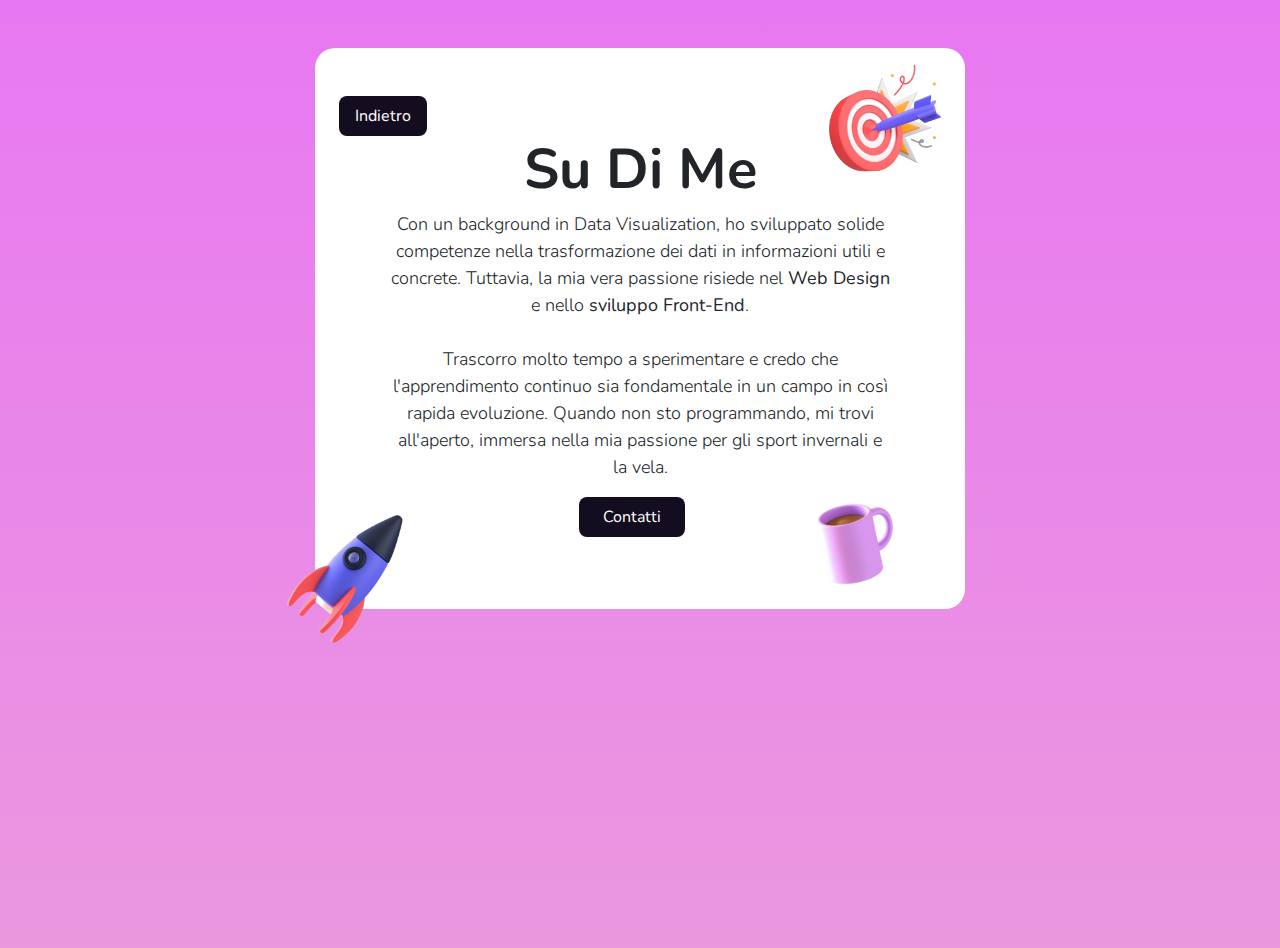
<file: about-it.html>
<!DOCTYPE html>
<html lang="en">
    <head>
        <meta charset="UTF-8" />
        <meta name="viewport" content="width=device-width, initial-scale=1.0" />
        <link
            href="https://cdn.jsdelivr.net/npm/bootstrap@5.3.3/dist/css/bootstrap.min.css"
            rel="stylesheet"
            integrity="sha384-QWTKZyjpPEjISv5WaRU9OFeRpok6YctnYmDr5pNlyT2bRjXh0JMhjY6hW+ALEwIH"
            crossorigin="anonymous"
        />
        <link
            href="https://fonts.googleapis.com/css2?family=Nunito:ital,wght@0,200..1000;1,200..1000&display=swap"
            rel="stylesheet"
        />
        <link rel="stylesheet" href="./about.css" />
        <title>Su Di Me</title>
    </head>
    <body>
        <div
            class="container px-4 py-5 my-5 position-relative"
            style="max-width: 650px; max-height: 600px"
        >
            <a href="./index-it.html" class="btn btn-primary btn-lg">
                Indietro
            </a>
            <div class="text-center">
                <div class="col-xxl-10 mx-auto text-center">
                    <h2 class="display-4 fw-bold">Su Di Me</h2>
                    <div class="col-lg-10 mx-auto">
                        <p class="lead">
                            Con un background in Data Visualization, ho
                            sviluppato solide competenze nella trasformazione
                            dei dati in informazioni utili e concrete. Tuttavia,
                            la mia vera passione risiede nel
                            <strong>Web Design</strong> e nello
                            <strong>sviluppo Front-End</strong>.<br />
                            <br />
                            Trascorro molto tempo a sperimentare e credo che
                            l'apprendimento continuo sia fondamentale in un
                            campo in così rapida evoluzione. Quando non sto
                            programmando, mi trovi all'aperto, immersa nella mia
                            passione per gli sport invernali e la vela.
                        </p>

                        <div
                            class="d-grid gap-2 d-sm-flex justify-content-sm-center mb-4"
                        >
                            <a
                                href="./contact-it.html"
                                class="btn btn-primary btn-lg px-4 me-sm-3"
                            >
                                Contatti
                            </a>
                        </div>
                    </div>
                    <img
                        src="./Images/mondo.png"
                        class="position-absolute img1"
                        alt="Image 1"
                        loading="lazy"
                    />

                    <img
                        src="./Images/4-removebg-preview.png"
                        class="position-absolute img2"
                        alt="Image 2"
                        loading="lazy"
                    />

                    <img
                        src="./Images/bersaglio.png"
                        class="position-absolute img3"
                        alt="Image 3"
                        loading="lazy"
                    />
                </div>
            </div>
        </div>
    </body>
</html>
</file>
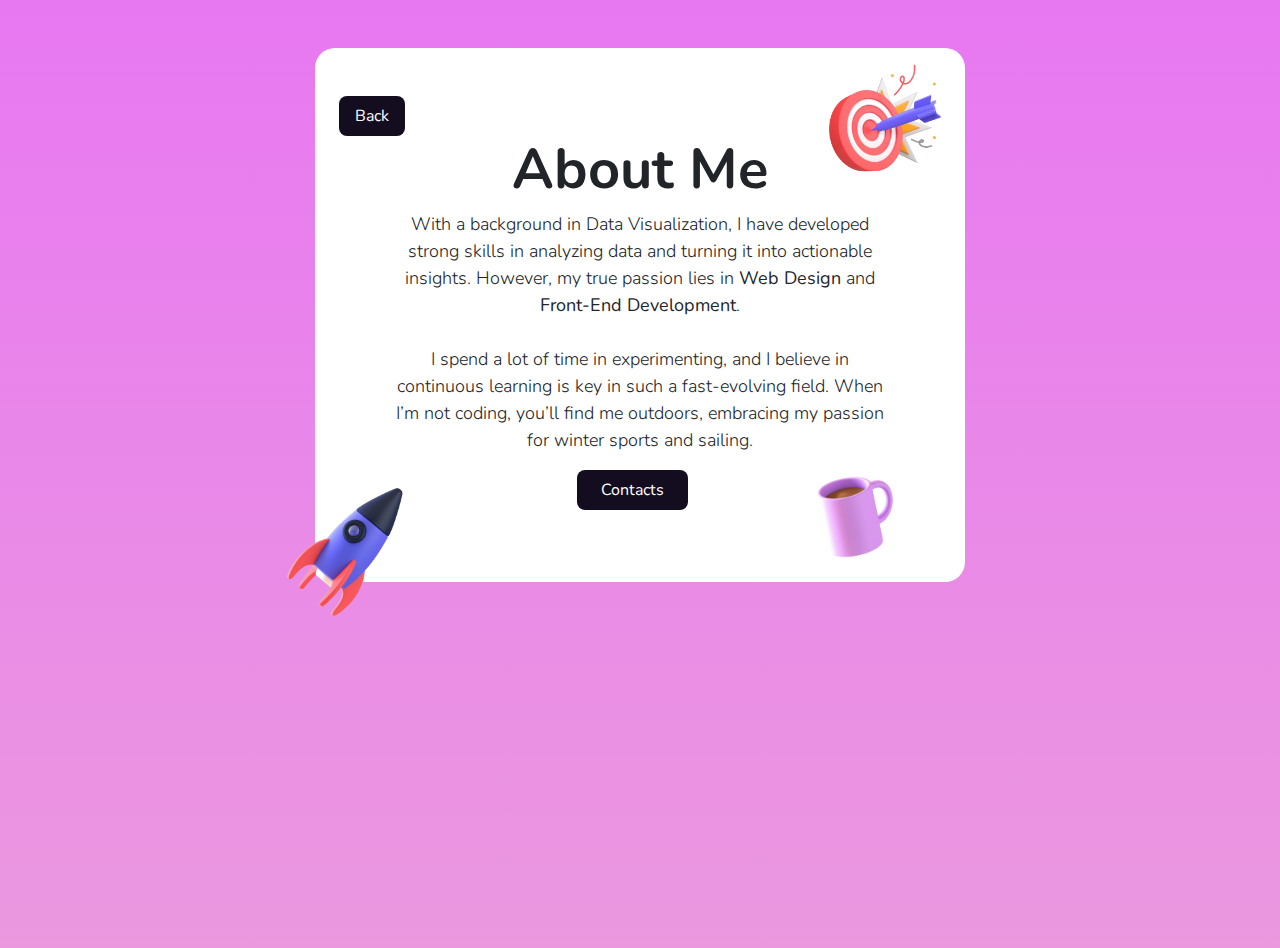
<file: about.html>
<!DOCTYPE html>
<html lang="en">
    <head>
        <meta charset="UTF-8" />
        <meta name="viewport" content="width=device-width, initial-scale=1.0" />
        <link
            href="https://cdn.jsdelivr.net/npm/bootstrap@5.3.3/dist/css/bootstrap.min.css"
            rel="stylesheet"
            integrity="sha384-QWTKZyjpPEjISv5WaRU9OFeRpok6YctnYmDr5pNlyT2bRjXh0JMhjY6hW+ALEwIH"
            crossorigin="anonymous"
        />
        <link
            href="https://fonts.googleapis.com/css2?family=Nunito:ital,wght@0,200..1000;1,200..1000&display=swap"
            rel="stylesheet"
        />
        <link rel="stylesheet" href="./about.css" />
        <title>About Me</title>
    </head>
    <body>
        <div
            class="container px-4 py-5 my-5 position-relative"
            style="max-width: 650px; max-height: 600px"
        >
            <a href="./index.html" class="btn btn-primary btn-lg"> Back </a>
            <div class="text-center">
                <div class="col-xxl-10 mx-auto text-center">
                    <h2 class="display-4 fw-bold">About Me</h2>
                    <div class="col-lg-10 mx-auto">
                        <p class="lead">
                            With a background in Data Visualization, I have
                            developed strong skills in analyzing data and
                            turning it into actionable insights. However, my
                            true passion lies in
                            <strong>Web Design</strong> and
                            <strong>Front-End Development</strong>.<br />
                            <br />
                            I spend a lot of time in experimenting, and I
                            believe in continuous learning is key in such a
                            fast-evolving field. When I’m not coding, you’ll
                            find me outdoors, embracing my passion for winter
                            sports and sailing.
                        </p>
                        <div
                            class="d-grid gap-2 d-sm-flex justify-content-sm-center mb-4"
                        >
                            <a
                                href="./contact.html"
                                class="btn btn-primary btn-lg px-4 me-sm-3"
                            >
                                Contacts
                            </a>
                        </div>
                    </div>
                    <img
                        src="./Images/mondo.png"
                        class="position-absolute img1"
                        alt="Image 1"
                        loading="lazy"
                    />

                    <img
                        src="./Images/4-removebg-preview.png"
                        class="position-absolute img2"
                        alt="Image 2"
                        loading="lazy"
                    />

                    <img
                        src="./Images/bersaglio.png"
                        class="position-absolute img3"
                        alt="Image 3"
                        loading="lazy"
                    />
                </div>
            </div>
        </div>
    </body>
</html>
</file>
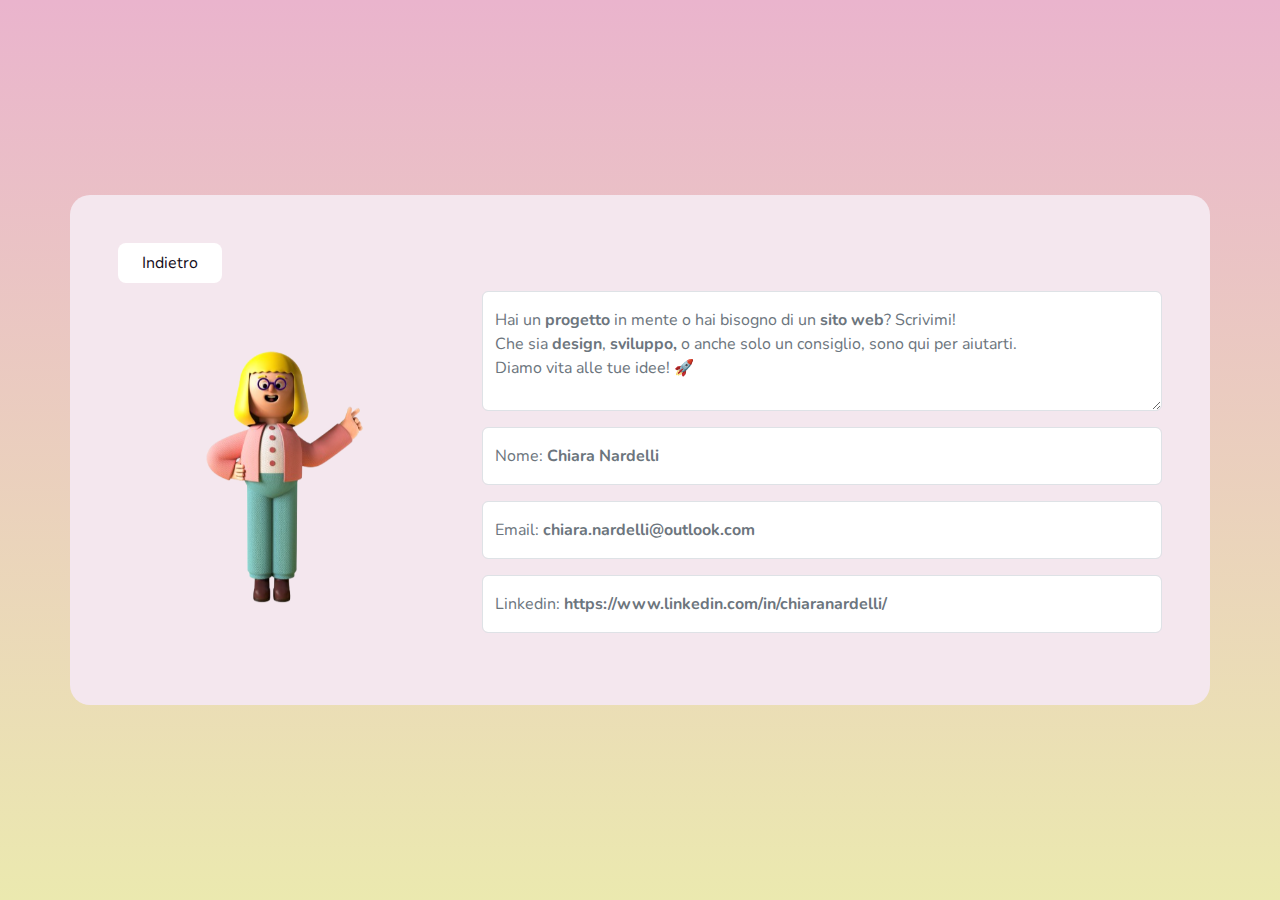
<file: contact-it.html>
<!DOCTYPE html>
<html lang="en">
    <head>
        <meta charset="UTF-8" />
        <meta name="viewport" content="width=device-width, initial-scale=1.0" />
        <link
            href="https://cdn.jsdelivr.net/npm/bootstrap@5.3.3/dist/css/bootstrap.min.css"
            rel="stylesheet"
            integrity="sha384-QWTKZyjpPEjISv5WaRU9OFeRpok6YctnYmDr5pNlyT2bRjXh0JMhjY6hW+ALEwIH"
            crossorigin="anonymous"
        />
        <link
            href="https://fonts.googleapis.com/css2?family=Nunito:ital,wght@0,200..1000;1,200..1000&display=swap"
            rel="stylesheet"
        />
        <link rel="stylesheet" href="./contact.css" />
        <title>Contatti</title>
    </head>
    <body class="d-flex justify-content-center align-items-center">
        <div class="container col-xl-11 col-xxl-12 p-5 mt-md-5 mb-md-5">
            <a
                href="./index-it.html"
                class="btn btn-primary btn-lg px-4 me-sm-3"
            >
                Indietro
            </a>

            <div class="row align-items-center g-lg-5 py-2">
                <!-- Colonna per l'Immagine -->
                <div
                    id="imageCarousel"
                    class="carousel slide col-lg-4 d-flex justify-content-center"
                    data-bs-ride="carousel"
                    data-bs-interval="5000"
                >
                    <div class="carousel-inner">
                        <div class="carousel-item active">
                            <div class="w-100 d-flex justify-content-center">
                                <img
                                    src="./Images/WOMAN-removebg-preview.png"
                                    alt="Contact Image 1"
                                    class="img-fluid mt-3"
                                />
                            </div>
                        </div>
                        <div class="carousel-item">
                            <div class="w-100 d-flex justify-content-center">
                                <img
                                    src="./Images/MESSAGES-removebg-preview.png"
                                    alt="Contact Image 2"
                                    class="img-fluid mt-3"
                                />
                            </div>
                        </div>
                        <div class="carousel-item">
                            <div class="w-100 d-flex justify-content-center">
                                <img
                                    src="./Images/INVIO-removebg-preview.png"
                                    alt="Contact Image 3"
                                    class="img-fluid mt-3"
                                />
                            </div>
                        </div>
                    </div>
                </div>

                <!-- Colonna per il Form (3/4 dello spazio) -->
                <div class="col-lg-8">
                    <form class="rounded-3">
                        <!-- Nome -->
                        <div class="form-floating mb-3" class="text-wrap">
                            <textarea
                                disabled
                                class="form-control bg-white"
                                id="floatingMessage"
                                placeholder="Messaggio"
                                style="height: 120px"
                                required
                            ></textarea>
                            <label
                                disabled
                                for="floatingMessage"
                                class="text-wrap"
                                >Hai un <strong>progetto</strong> in mente o hai
                                bisogno di un <b>sito web</b>? Scrivimi!<br />
                                Che sia <strong>design</strong>,
                                <strong>sviluppo, </strong>o anche solo un
                                consiglio, sono qui per aiutarti.<br />
                                Diamo vita alle tue idee! 🚀
                            </label>
                        </div>
                        <div class="form-floating mb-3">
                            <input
                                disabled
                                type="text"
                                class="form-control bg-white"
                                id="floatingName"
                                placeholder="Nome"
                                required
                            />
                            <label for="floatingName"
                                >Nome: <strong>Chiara Nardelli</strong></label
                            >
                        </div>

                        <!-- Email -->
                        <div class="form-floating mb-3">
                            <input
                                disabled
                                type="email"
                                class="form-control bg-white"
                                id="floatingEmail"
                                placeholder="name@example.com"
                                required
                            />
                            <label for="floatingEmail"
                                >Email:
                                <strong
                                    >chiara.nardelli@outlook.com</strong
                                ></label
                            >
                        </div>

                        <!-- Oggetto -->
                        <div class="form-floating mb-3">
                            <input
                                disabled
                                type="text"
                                class="form-control bg-white"
                                style="cursor: pointer"
                                id="floatingSubject"
                                placeholder="Oggetto"
                                required
                            />
                            <label for="floatingSubject"
                                >Linkedin:
                                <strong
                                    >https://www.linkedin.com/in/chiaranardelli/</strong
                                ></label
                            >
                        </div>
                    </form>
                </div>
            </div>
        </div>

        <script src="https://cdn.jsdelivr.net/npm/bootstrap@5.3.0/dist/js/bootstrap.bundle.min.js"></script>
    </body>
</html>
</file>
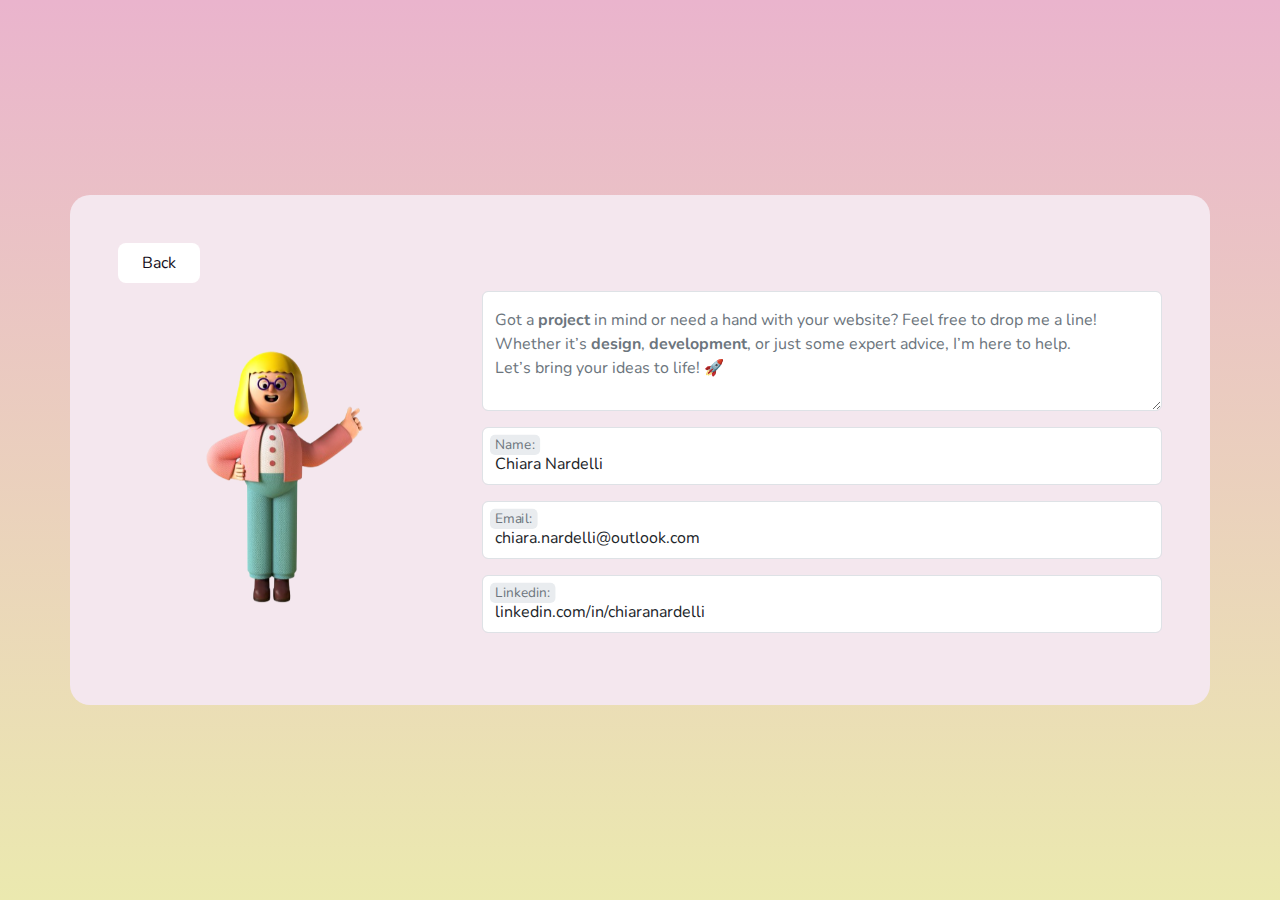
<file: contact.html>
<!DOCTYPE html>
<html lang="en">
    <head>
        <meta charset="UTF-8" />
        <meta name="viewport" content="width=device-width, initial-scale=1.0" />
        <link
            href="https://cdn.jsdelivr.net/npm/bootstrap@5.3.3/dist/css/bootstrap.min.css"
            rel="stylesheet"
            integrity="sha384-QWTKZyjpPEjISv5WaRU9OFeRpok6YctnYmDr5pNlyT2bRjXh0JMhjY6hW+ALEwIH"
            crossorigin="anonymous"
        />
        <link
            href="https://fonts.googleapis.com/css2?family=Nunito:ital,wght@0,200..1000;1,200..1000&display=swap"
            rel="stylesheet"
        />
        <link rel="stylesheet" href="./contact.css" />
        <title>Contact</title>
    </head>
    <body class="d-flex justify-content-center align-items-center">
        <div class="container col-xl-11 col-xxl-12 p-5 mt-md-5 mb-md-5">
            <a href="./index.html" class="btn btn-primary btn-lg px-4 me-sm-3">
                Back
            </a>

            <div class="row align-items-center g-lg-5 py-2">
                <!-- Colonna per l'Immagine -->
                <div
                    id="imageCarousel"
                    class="carousel slide col-lg-4 d-flex justify-content-center"
                    data-bs-ride="carousel"
                    data-bs-interval="5000"
                >
                    <div class="carousel-inner">
                        <div class="carousel-item active">
                            <div class="w-100 d-flex justify-content-center">
                                <img
                                    src="./Images/WOMAN-removebg-preview.png"
                                    alt="Contact Image 1"
                                    class="img-fluid mt-3"
                                />
                            </div>
                        </div>
                        <div class="carousel-item">
                            <div class="w-100 d-flex justify-content-center">
                                <img
                                    src="./Images/MESSAGES-removebg-preview.png"
                                    alt="Contact Image 2"
                                    class="img-fluid mt-3"
                                />
                            </div>
                        </div>
                        <div class="carousel-item">
                            <div class="w-100 d-flex justify-content-center">
                                <img
                                    src="./Images/INVIO-removebg-preview.png"
                                    alt="Contact Image 3"
                                    class="img-fluid mt-3"
                                />
                            </div>
                        </div>
                    </div>
                </div>

                <!-- Colonna per il Form (3/4 dello spazio) -->
                <div class="col-lg-8">
                    <form class="rounded-3">
                        <!-- Nome -->
                        <div class="form-floating mb-3" class="text-wrap">
                            <textarea
                                disabled
                                class="form-control bg-white"
                                id="floatingMessage"
                                placeholder="Messaggio"
                                style="height: 120px"
                                required
                            ></textarea>
                            <label
                                disabled
                                for="floatingMessage"
                                class="text-wrap"
                                >Got a <strong>project</strong> in mind or need
                                a hand with your website? Feel free to drop me a
                                line!<br />
                                Whether it’s <strong>design</strong>,
                                <strong>development</strong>, or just some
                                expert advice, I’m here to help.<br />
                                Let’s bring your ideas to life! 🚀
                            </label>
                        </div>
                        <div class="form-floating mb-3">
                            <input
                                disabled
                                type="text"
                                class="form-control bg-white"
                                id="floatingName"
                                placeholder="Nome"
                                required
                                value="Chiara Nardelli"
                            />
                            <label for="floatingName">Name:</label>
                        </div>

                        <!-- Email -->
                        <div class="form-floating mb-3">
                            <input
                                disabled
                                type="email"
                                class="form-control bg-white"
                                id="floatingEmail"
                                placeholder="name@example.com"
                                required
                                value="chiara.nardelli@outlook.com"
                            />
                            <label for="floatingEmail">Email:</label>
                        </div>

                        <!-- Oggetto -->
                        <div class="form-floating mb-3">
                            <input
                                disabled
                                type="text"
                                class="form-control bg-white"
                                style="cursor: pointer"
                                id="floatingSubject"
                                placeholder="Oggetto"
                                required
                                value="linkedin.com/in/chiaranardelli"
                            />
                            <label for="floatingSubject">Linkedin:</label>
                        </div>
                    </form>
                </div>
            </div>
        </div>

        <script src="https://cdn.jsdelivr.net/npm/bootstrap@5.3.0/dist/js/bootstrap.bundle.min.js"></script>
    </body>
</html>
</file>
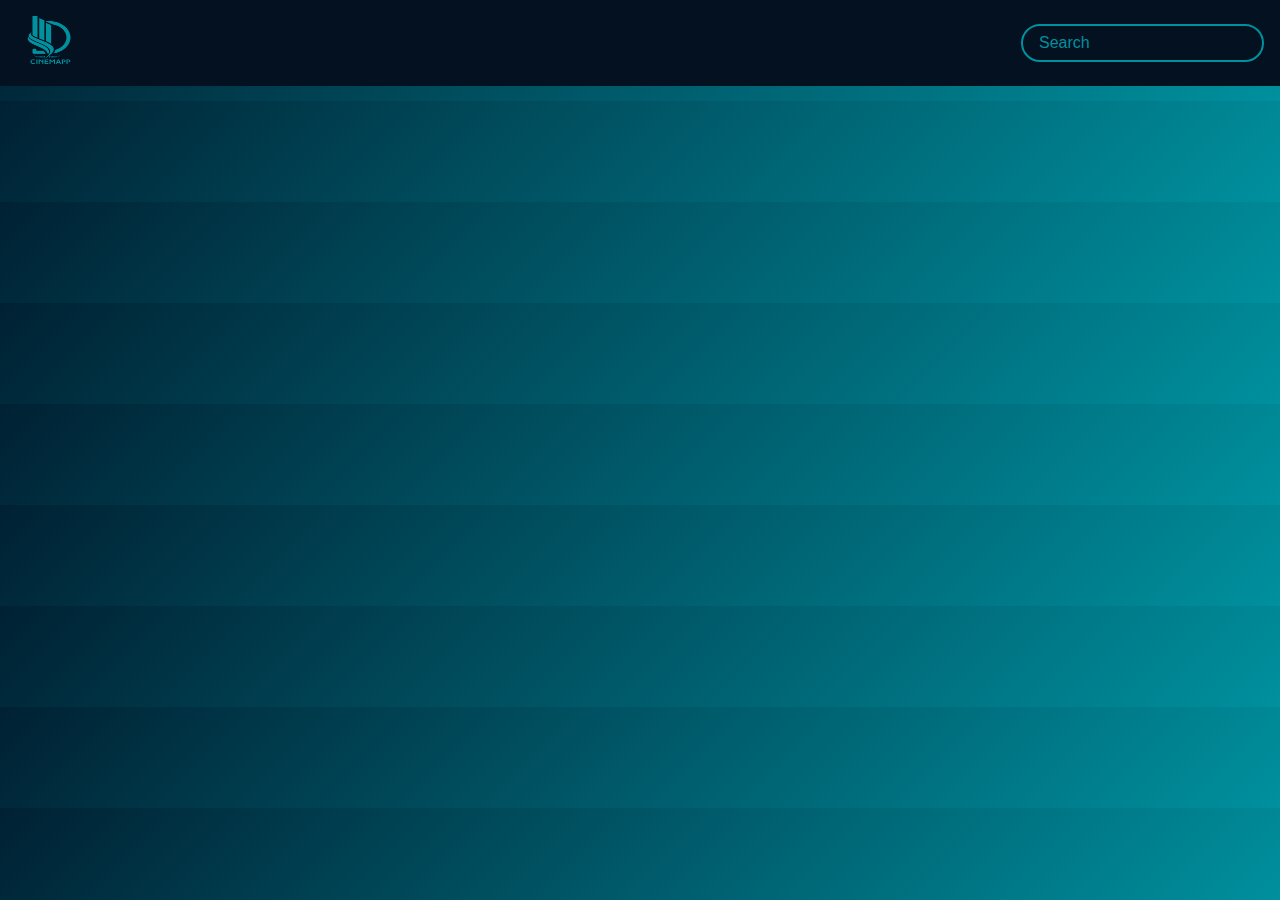
<file: public/CinemApp.html/cinemapp.html>
<!DOCTYPE html>
<html lang="en">
    <head>
        <meta charset="UTF-8" />
        <meta name="viewport" content="width=device-width, initial-scale=1.0" />
        <title>CinemApp</title>
        <link rel="stylesheet" href="./style.css" />
    </head>
    <body>
        <header>
            <a href="cinemapp.html"
                ><img src="./images/1.png" height="50" width="65"
            /></a>
            <form id="form">
                <input
                    type="text"
                    id="search"
                    class="search"
                    placeholder="Search"
                />
            </form>
        </header>
        <main id="main"></main>
        <script src="./script.js"></script>
    </body>
</html>
</file>
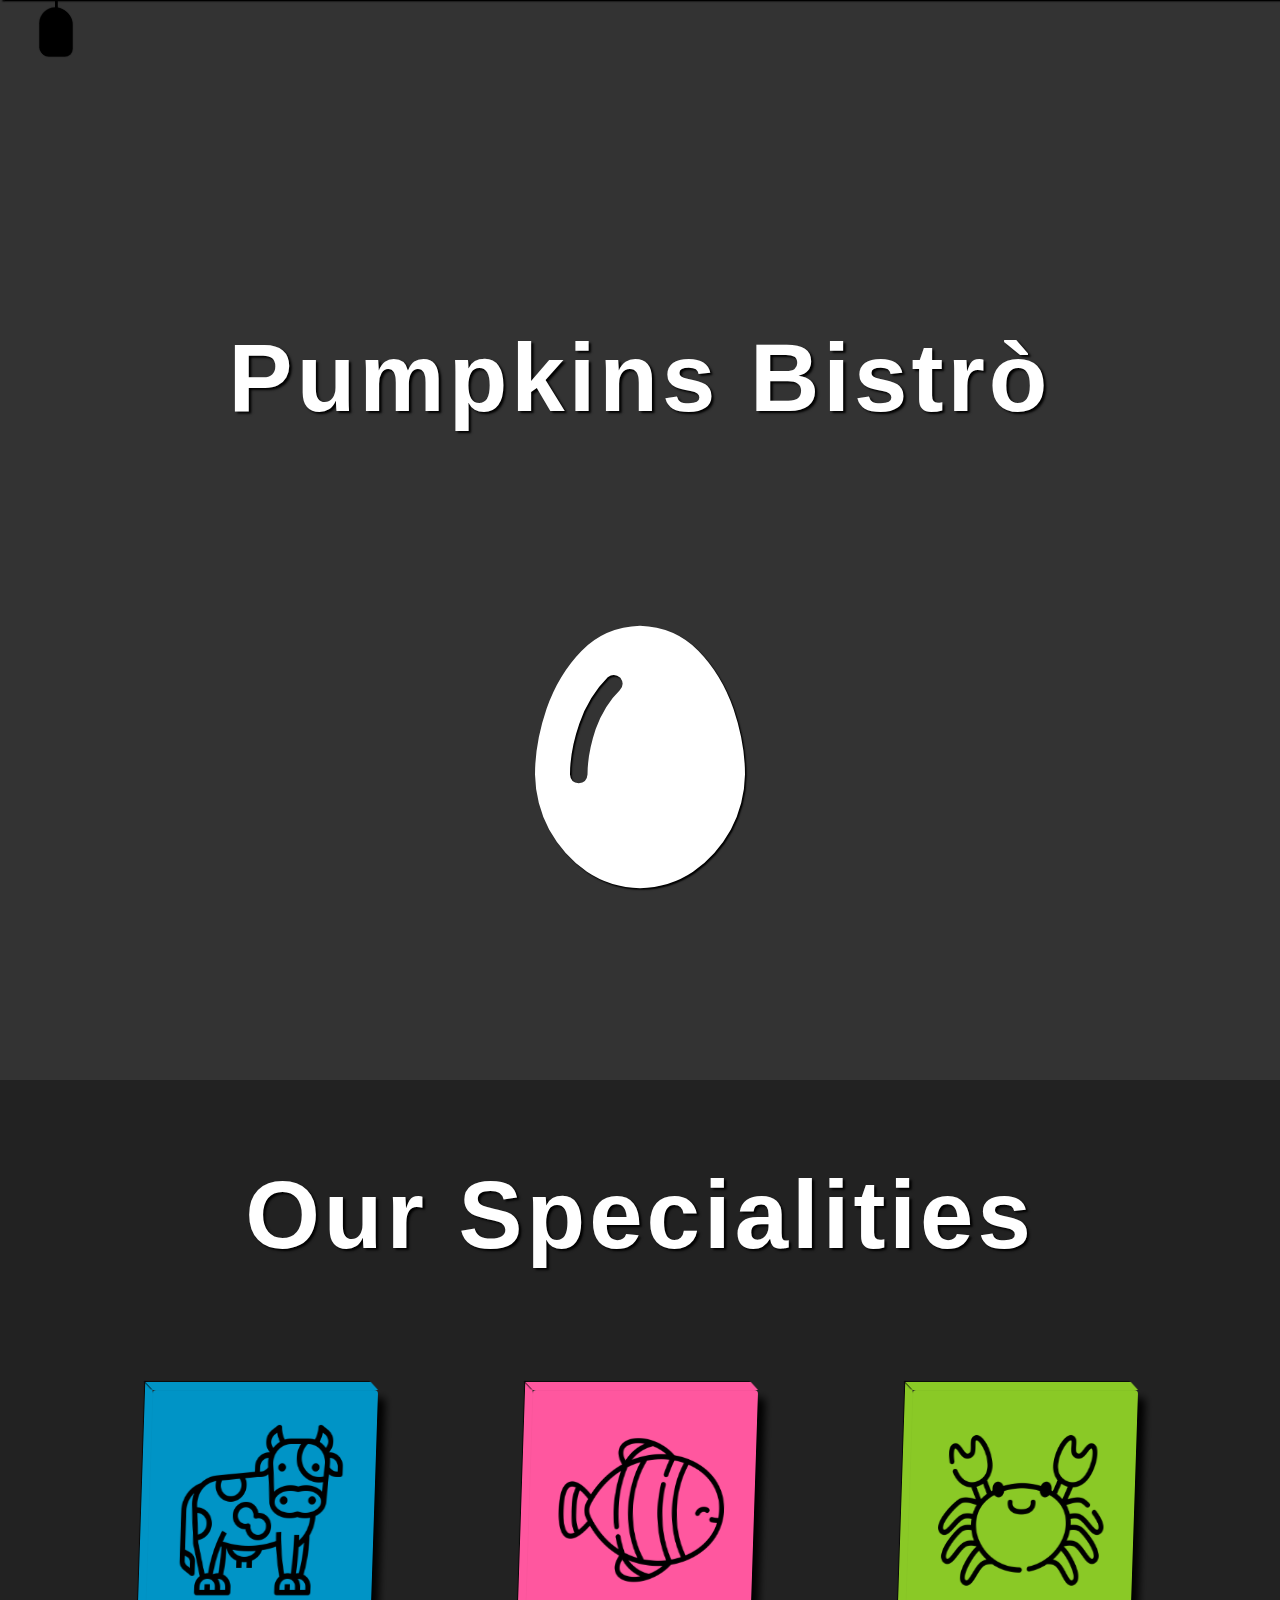
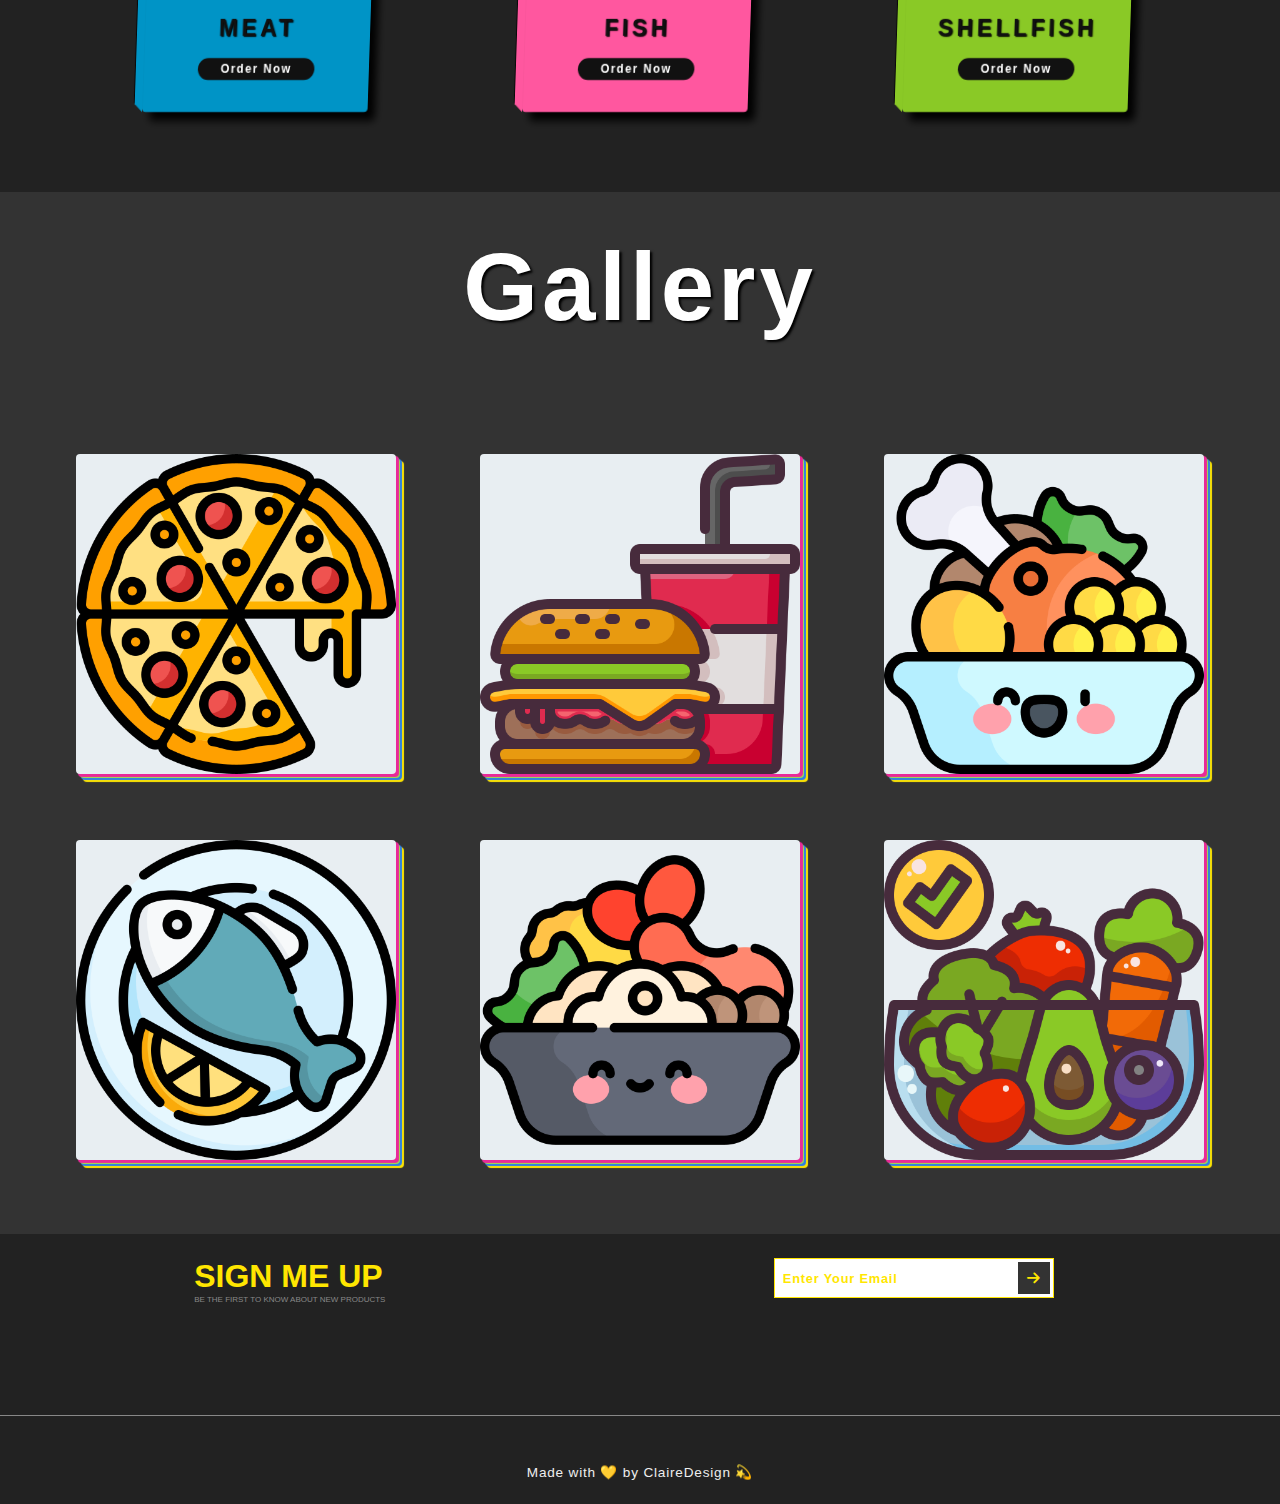
<file: public/Pumpkins Bistro/pumpkins.html>
<!DOCTYPE html>
<html lang="en">
    <head>
        <meta charset="UTF-8" />
        <meta name="viewport" content="width=device-width, initial-scale=1.0" />
        <title>Pumpkins Bistrò</title>
        <link rel="stylesheet" href="style.css" />
        <link
            rel="stylesheet"
            href="https://cdnjs.cloudflare.com/ajax/libs/font-awesome/6.5.2/css/all.min.css"
        />
    </head>
    <body>
        <nav class="navbar target">
            <a href="#home" class="navbar-link">
                <i class="fas fa-home"></i>
                <span>Home</span>
            </a>
            <a href="#meals" class="navbar-link">
                <i class="fas fa-utensils"></i>
                <span>Meals</span>
            </a>
            <a href="#meals" class="navbar-link">
                <i class="fas fa-hamburger"></i>
                <span>Burger</span>
            </a>
            <a href="#meals" class="navbar-link">
                <i class="fas fa-pizza-slice"></i>
                <span>Pizza</span>
            </a>
            <a href="#contact" class="navbar-link">
                <i class="fas fa-blender-phone"></i>
                <span>Contact</span>
            </a>
        </nav>
        <div class="menu target"></div>
        <div class="container">
            <section class="section-1" id="home">
                <h1 class="section-heading">Pumpkins Bistrò</h1>
                <div class="section-1-icons">
                    <i class="fas fa-egg change"></i>
                    <i class="fas fa-stroopwafel"></i>
                    <i class="fas fa-cheese"></i>
                    <i class="fas fa-hotdog"></i>
                    <i class="fas fa-drumstick-bite"></i>
                    <i class="fas fa-apple-alt"></i>
                    <i class="fas fa-ice-cream"></i>
                    <i class="fas fa-fish"></i>
                    <i class="fas fa-cookie"></i>
                    <i class="fas fa-seedling"></i>
                </div>
            </section>
            <section class="section-2">
                <h1 class="section-heading">Our Specialities</h1>
                <div class="cards-container">
                    <div class="card meat">
                        <img src="images/cow.png" class="card-img" />
                        <h3 class="card-name">Meat</h3>
                        <button class="card-btn">Order Now</button>
                    </div>
                    <div class="card fish">
                        <img src="images/clown-fish.png" class="card-img" />
                        <h3 class="card-name">Fish</h3>
                        <button class="card-btn">Order Now</button>
                    </div>
                    <div class="card shellfish">
                        <img src="images/crab.png" class="card-img" />
                        <h3 class="card-name">Shellfish</h3>
                        <button class="card-btn">Order Now</button>
                    </div>
                </div>
            </section>

            <section class="section-3" id="meals">
                <h1 class="section-heading">gallery</h1>
                <div class="gallery">
                    <a href="#" class="gallery-link" title="Order Now">
                        <img src="images/pizza.png" class="food-img" />
                        <h3 class="food-name">Pizza</h3>
                        <p class="food-description">
                            Lorem ipsum dolor sit amet, consectetur adipiscing
                            elit. Donec varius eget libero vitae lobortis.
                        </p></a
                    >

                    <a href="#" class="gallery-link" title="Order Now">
                        <img src="images/fast-food.png" class="food-img" />
                        <h3 class="food-name">Hamburger</h3>
                        <p class="food-description">
                            Lorem ipsum dolor sit amet, consectetur adipiscing
                            elit. Donec varius eget libero vitae lobortis.
                        </p>
                    </a>
                    <a href="#" class="gallery-link" title="Order Now">
                        <img src="images/chicken.png" class="food-img" />
                        <h3 class="food-name">Chicken</h3>
                        <p class="food-description">
                            Lorem ipsum dolor sit amet, consectetur adipiscing
                            elit. Donec varius eget libero vitae lobortis.
                        </p>
                    </a>
                    <a href="#" class="gallery-link" title="Order Now">
                        <img src="images/fish_dish.png" class="food-img" />
                        <h3 class="food-name">Fish</h3>
                        <p class="food-description">
                            Lorem ipsum dolor sit amet, consectetur adipiscing
                            elit. Donec varius eget libero vitae lobortis.
                        </p>
                    </a>
                    <a href="#" class="gallery-link" title="Order Now">
                        <img src="images/poke.png" class="food-img" />
                        <h3 class="food-name">Poke</h3>
                        <p class="food-description">
                            Lorem ipsum dolor sit amet, consectetur adipiscing
                            elit. Donec varius eget libero vitae lobortis.
                        </p>
                    </a>
                    <a href="#" class="gallery-link" title="Order Now">
                        <img src="images/vegetables.png" class="food-img" />
                        <h3 class="food-name">Vegetables</h3>
                        <p class="food-description">
                            Lorem ipsum dolor sit amet, consectetur adipiscing
                            elit. Donec varius eget libero vitae lobortis.
                        </p>
                    </a>
                </div>
            </section>
            <section class="section-4" id="contact">
                <div class="section-4-text">
                    <h2 class="section-4-heading">Sign me up</h2>
                    <p class="section-4-paragraph">
                        Be the first to know about new products
                    </p>
                </div>
                <form class="signup-form">
                    <input
                        type="email"
                        class="signup-form-input"
                        placeholder="Enter Your Email"
                    />
                    <button type="submit" class="signup-form-btn">
                        <i class="fas fa-arrow-right"></i>
                    </button>
                </form>
                <p class="copyright">Made with 💛 by ClaireDesign 💫</p>
            </section>
        </div>
        <script src="script.js"></script>
    </body>
</html>
</file>
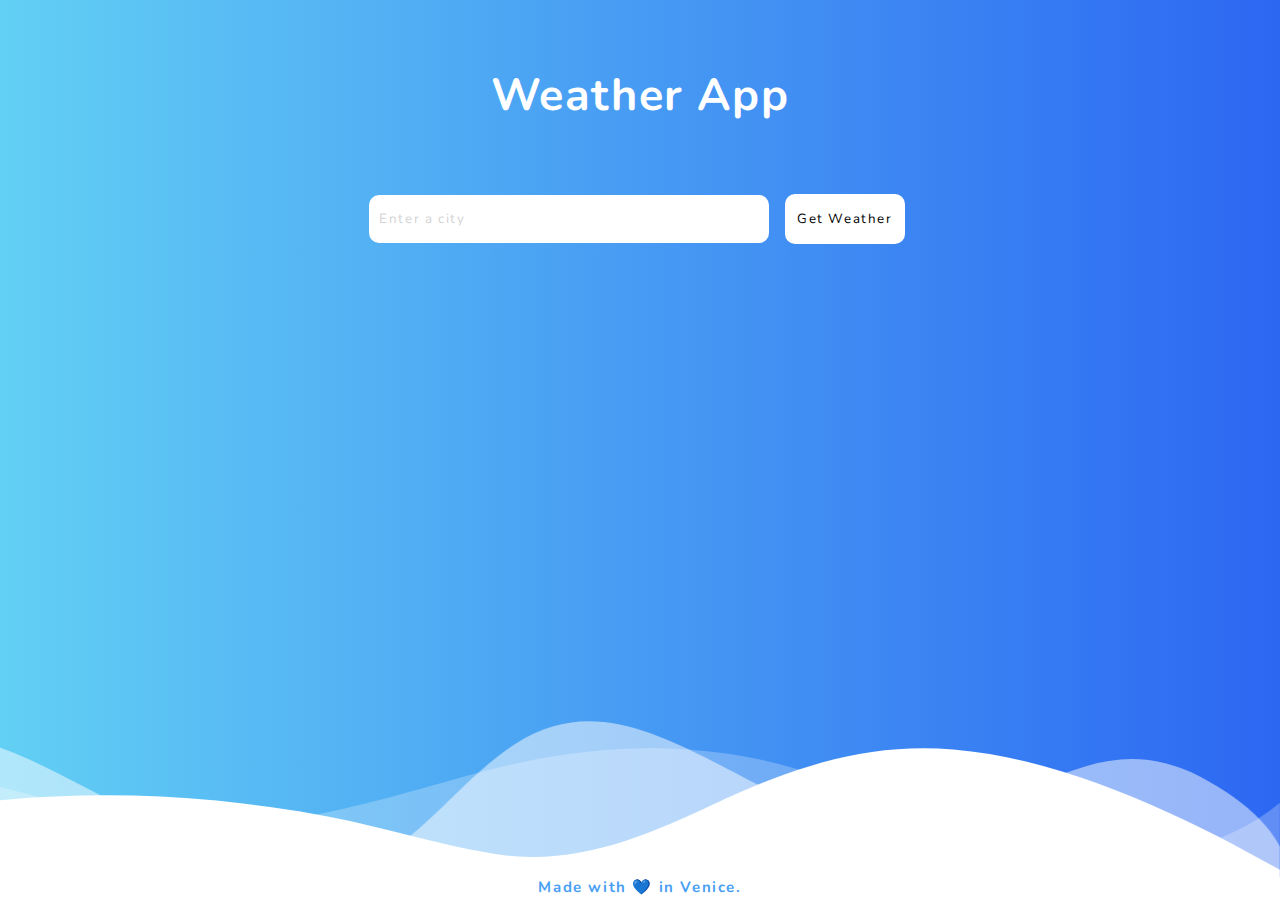
<file: public/Weather App/weather.html>
<!DOCTYPE html>
<html lang="en">
    <head>
        <meta charset="UTF-8" />
        <meta name="viewport" content="width=device-width, initial-scale=1.0" />

        <link
            rel="stylesheet"
            href="https://cdnjs.cloudflare.com/ajax/libs/font-awesome/5.10.2/css/all.css"
        />
        <link rel="stylesheet" href="./style.css" />
        <title>Weather App</title>
    </head>
    <body>
        <main>
            <h1>Weather App</h1>
            <form id="weather-form">
                <input
                    placeholder="Enter a city"
                    id="city"
                    name="city"
                    required
                />
                <button type="submit">Get Weather</button>
            </form>
            <div id="weather-result"></div>
        </main>
        <footer>
            <div class="custom-shape-divider-bottom">
                <svg
                    data-name="Layer 1"
                    xmlns="http://www.w3.org/2000/svg"
                    viewBox="0 0 1200 120"
                    preserveAspectRatio="none"
                >
                    <path
                        d="M0,0V46.29c47.79,22.2,103.59,32.17,158,28,70.36-5.37,136.33-33.31,206.8-37.5C438.64,32.43,512.34,53.67,583,72.05c69.27,18,138.3,24.88,209.4,13.08,36.15-6,69.85-17.84,104.45-29.34C989.49,25,1113-14.29,1200,52.47V0Z"
                        opacity=".25"
                        class="shape-fill"
                    ></path>
                    <path
                        d="M0,0V15.81C13,36.92,27.64,56.86,47.69,72.05,99.41,111.27,165,111,224.58,91.58c31.15-10.15,60.09-26.07,89.67-39.8,40.92-19,84.73-46,130.83-49.67,36.26-2.85,70.9,9.42,98.6,31.56,31.77,25.39,62.32,62,103.63,73,40.44,10.79,81.35-6.69,119.13-24.28s75.16-39,116.92-43.05c59.73-5.85,113.28,22.88,168.9,38.84,30.2,8.66,59,6.17,87.09-7.5,22.43-10.89,48-26.93,60.65-49.24V0Z"
                        opacity=".5"
                        class="shape-fill"
                    ></path>
                    <path
                        d="M0,0V5.63C149.93,59,314.09,71.32,475.83,42.57c43-7.64,84.23-20.12,127.61-26.46,59-8.63,112.48,12.24,165.56,35.4C827.93,77.22,886,95.24,951.2,90c86.53-7,172.46-45.71,248.8-84.81V0Z"
                        class="shape-fill"
                    ></path>
                </svg>
            </div>
            <p class="madein">Made with 💙 in Venice.</p>
        </footer>
        <script src="./script.js"></script>
    </body>
</html>
</file>
<file: about.css>
body {
    background: linear-gradient(to bottom, #e878f2, #eb98df);
    font-family: "Nunito";
    min-height: 100vh;
}
.container {
    background-color: white;
    border-radius: 20px;
}
.btn {
    background-color: #140d20;
    border: none;
    font-size: 1rem;
}
.btn:hover {
    background-color: #d3acf8;
    color: #140d20;
}
p.lead {
    font-size: 18px;
}
.img1 {
    width: 160px; /* oppure qualunque dimensione tu voglia */
    height: auto; /* mantiene le proporzioni */
    bottom: -50px;
    left: -50px;
}
.img2 {
    width: 100px; /* oppure qualunque dimensione tu voglia */
    height: auto; /* mantiene le proporzioni */
    bottom: 15px;
    right: 60px;
}

.img3 {
    width: 140px; /* oppure qualunque dimensione tu voglia */
    height: auto; /* mantiene le proporzioni */
    top: 0;
    right: 10px;
}

@media (max-width: 667.98px) {
    .container {
        border-radius: 0 !important;
    }
}
@media (max-width: 580px) {
    .img2,
    .img1 {
        display: none;
    }
}
</file>
<file: contact.css>
body {
    background: linear-gradient(to bottom, #eab4cd, #ebe9af);
    font-family: "Nunito";
    min-height: 100vh;
}
.container {
    background-color: #f4e7ee;
    border-radius: 20px;
}
.btn {
    background-color: white;
    border: none;
    font-size: 1rem;
    color: #140d20;
}
.btn:hover {
    background-color: #d3acf8;
    color: #140d20;
}
.form {
    background-color: #f4e7ee !important;
}
@media (max-width: 767.98px) {
    .container {
        border-radius: 0 !important;
    }
}
</file>
<file: public/CinemApp.html/style.css>
* {
    box-sizing: border-box;
}
body {
    /* background-color: var(--primary-color); */
    margin: 0;
    background: linear-gradient(135deg, #002133 0%, #00909e 100%);
}
header {
    padding: 1rem;
    display: flex;
    justify-content: space-between;
    align-items: center;
    background-color: #031120;
}

header a {
    cursor: pointer;
}
.search {
    background-color: transparent;
    border: 2px solid #00909e;
    border-radius: 60px;
    font-size: 1rem;
    padding: 0.5rem 1rem;
    color: #fff;
}

.search::placeholder {
    outline: none;
    color: #00909e;
}
.search:focus {
    background-color: #031120;
    outline: none;
}

main {
    margin-top: 15px;
    display: flex;
    flex-wrap: wrap;
    justify-content: center;
    align-items: center;
    width: 100%;
}
.movie {
    height: 530px;
    width: 300px;
    margin: 1rem;
    background-color: #031120;
    box-shadow: 0 4px 5px rgba(0, 0, 0, 0.2);
    position: relative;
    overflow: hidden;
    border-radius: 5px;
}

.movie img {
    height: 450px;
    width: 100%;
    background-size: cover;
}

.movie-info {
    color: #eee;
    display: flex;
    align-items: center;
    justify-content: space-between;
    padding: 0.5rem 1rem 1rem;
    letter-spacing: 0.5px;
}
.movie-info h3 {
    margin-top: 0;
}

.movie-info span {
    padding: 0.25rem 0.5rem;
    border-radius: 3px;
    font-weight: bold;
}

.movie-info span.green {
    color: lightgreen;
}
.movie-info span.orange {
    color: orange;
}
.movie-info span.red {
    color: red;
}

.overview {
    background-color: #f0f0f0;
    padding: 2rem;
    position: absolute;
    left: 0;
    bottom: 0;
    right: 0;
    max-height: 100%;
    transform: translateY(101%);
    transition: transform 0.3s ease-in;
}
.movie:hover .overview {
    transform: translateY(0);
}
</file>
<file: public/Pumpkins Bistro/style.css>
@import url("https://fonts.googleapis.com/css2?family=Chewy&family=Rubik+Bubbles&display=swap");

* {
    margin: 0;
    padding: 0;
    box-sizing: border-box;
    text-decoration: none;
    outline: none;
    font-family: "Chewy", sans-serif;
    font-weight: 400;
}
html {
    font-size: 62.5%;
}
.section-heading {
    font-size: 12rem;
    font-weight: 900;
    color: #fff;
    text-align: center;
    text-transform: capitalize;
    letter-spacing: 0.5rem;
    text-shadow: 0.3rem 0.3rem 0.3rem #000;
}

.navbar {
    width: 100%;
    height: 14rem;
    background-color: #000;
    position: fixed;
    top: -14rem;
    z-index: 100;
    display: flex;
    justify-content: center;
    align-items: center;
    box-shadow: 0.2rem 0.2rem 0.2rem #000;
    transition: top 0.4s;
}

.navbar-link {
    color: #aaa;
    margin: 0 4rem;
    display: flex;
    flex-direction: column;
    justify-content: center;
    align-items: center;
    opacity: 0;
    transition: color 0.3s, opacity 0.2s;
}

.change .navbar-link {
    opacity: 1;
}

.change .navbar-link:nth-child(1) {
    transition: opacity 0.4s 0.5s, color 0.3s;
}
.change .navbar-link:nth-child(2) {
    transition: opacity 0.4s 0.6s, color 0.3s;
}
.change .navbar-link:nth-child(3) {
    transition: opacity 0.4s 0.7s, color 0.3s;
}
.change .navbar-link:nth-child(4) {
    transition: opacity 0.4s 0.8s, color 0.3s;
}
.change .navbar-link:nth-child(5) {
    transition: opacity 0.4s 0.9s, color 0.3s;
}

.navbar-link:hover {
    color: #fff;
}

.navbar-link i {
    font-size: 7rem;
}

.navbar-link span {
    font-size: 2.5rem;
    font-weight: 900;
    letter-spacing: 0.5rem;
    margin-top: 0.5rem;
}

.navbar.change {
    top: 0;
}

.menu {
    width: 4rem;
    height: 6rem;
    background-color: #000;
    position: fixed;
    top: 1rem;
    left: 5rem;
    border-radius: 30rem 30rem 15rem 15rem;
    box-shadow: 0.1rem 0.1rem 0.1rem #000, -0.1rem -0.1rem 0.1rem #000;
    cursor: pointer;
    z-index: 100;
    transition: top 0.4s 0.2s;
}

.menu.change {
    top: 15rem;
    transition: top 0.4s 0.2s;
}

.menu::before {
    content: "";
    width: 0.3rem;
    height: 15rem;
    background-color: #000;
    position: absolute;
    top: -15rem;
    left: calc(50% - 0.15rem);
    box-shadow: 0.1rem 0.1rem #000;
}

.section-1 {
    width: 100%;
    height: 120vh;
    background-color: #333;
    display: flex;
    flex-direction: column;
    align-items: center;
    justify-content: space-evenly;
}
.section-1-icons i {
    font-size: 35rem;
    position: absolute;
    transform: translate(-50%, -50%) scale(0);
    text-shadow: 0.2rem 0.2rem 0.2rem #000;
    transition: transform 0.3s;
}
.fas.fa-stroopwafel {
    color: #ffe600;
}
.fas.fa-cheese {
    color: #0094c6;
}
.fas.fa-hotdog {
    color: #ff579f;
}
.fas.fa-drumstick-bite {
    color: #8ac926;
}
.fas.fa-apple-alt {
    color: #590925;
}
.fas.fa-drumstick-bite {
    color: #f2542d;
}
.fas.fa-ice-cream {
    color: #349ce6;
}
.fas.fa-fish {
    color: #9d44b5;
}
.fas.fa-cookie {
    color: #ec0b43;
}
.fas.fa-seedling {
    color: #8ac926;
}
.fas.fa-egg {
    color: #fff;
}

.section-1-icons i.change {
    transform: translate(-50%, -50%) scale(1);
    transition: transform 0.3s 0.3s;
}

.section-2 {
    width: 100%;
    height: 150vh;
    background-color: #222;
    display: flex;
    flex-direction: column;
    justify-content: space-evenly;
    padding: 10rem 10;
}

.cards-container {
    width: 100%;
    display: flex;
    justify-content: space-evenly;
}

.card {
    width: 30rem;
    padding: 4rem;
    border-radius: 0.5rem;
    display: flex;
    flex-direction: column;
    justify-content: space-between;
    align-items: center;
    box-shadow: 1rem 1rem 1rem #000;
    position: relative;
    transform: rotateY(20deg) skewX(-2deg);
    transition: transform 0.5s, box-shadow 0.5s;
}

.card.meat {
    background-color: #0094c6;
}
.card.fish {
    background-color: #ff579f;
}
.card.shellfish {
    background-color: #8ac926;
}

.card:hover {
    transform: rotateY(20deg) skewX(-2deg) translateY(-3rem);
    box-shadow: 2rem 2rem 2rem #000;
}

.card::before {
    content: "";
    height: 100%;
    width: 1rem;
    position: absolute;
    top: 0;
    left: -1rem;
    transform: skewY(45deg);
    transform-origin: right;
    box-shadow: -0.1rem -0.1rem 0.1rem #000;
}
.card.meat::before {
    background-color: #0094c6;
}
.card.meat::after {
    background-color: #0094c6;
}
.card.fish::before {
    background-color: #ff579f;
}
.card.fish::after {
    background-color: #ff579f;
}
.card.shellfish::before {
    background-color: #8ac926;
}
.card.shellfish::after {
    background-color: #8ac926;
}

.card::after {
    content: "";
    height: 1rem;
    width: 100%;
    position: absolute;
    top: -1rem;
    left: 0;
    transform: skewX(45deg);
    transform-origin: bottom;
    box-shadow: -0.1rem -0.1rem 0.1rem #000;
}

.card-img {
    width: 100%;
}
.card-name {
    font-size: 3rem;
    font-weight: 900;
    text-transform: uppercase;
    letter-spacing: 0.5rem;
    color: #111;
    margin: 2rem 0;
    text-shadow: 0.15rem 0.15rem 0.15rem #000;
}

.card-btn {
    width: 70%;
    background-color: #111;
    color: #fff;
    border-radius: 5rem;
    font-size: 1.5rem;
    font-weight: 800;
    letter-spacing: 0.2rem;
    text-transform: capitalize;
    border: none;
    padding: 0.5rem 0;
    cursor: pointer;
    box-shadow: -0.2rem -0.2rem -0.2rem #000;
}

.card-btn:hover {
    background-color: rgba(17, 17, 17, 0.8);
    opacity: 0.7;
}

.section-3 {
    background-color: #333;
    padding: 5rem 0;
}

.gallery {
    display: flex;
    flex-wrap: wrap;
    align-items: center;
    justify-content: space-evenly;
    margin-top: 10rem;
}
.gallery-link {
    position: relative;
    margin: 4rem 1rem;
}
.food-img {
    background-color: #e8eef2;
    border-radius: 0.5rem;
    width: 25vw;
    height: 15vw;
    object-fit: contain;
    box-shadow: 0.3rem 0.3rem 0.1rem #e92999, 0.5rem 0.5rem 0.1rem #a2e946,
        0.7rem 0.7rem 0.1rem #297ce9, 0.9rem 0.9rem 0.1rem #ffe600;
    transition: all 0.5s;
}
.food-name {
    position: absolute;
    top: 3rem;
    left: 3rem;
    font-size: 2rem;
    font-weight: 700;
    text-transform: uppercase;
    letter-spacing: 0.1rem;
    color: #fff;
    width: 0;
    overflow: hidden;
    transition: width 0.3s;
}
.food-description {
    position: absolute;
    bottom: 3vw;
    left: 2rem;
    width: 70%;
    font-size: 1.5rem;
    font-weight: 300;
    letter-spacing: 0.1rem;
    text-transform: uppercase;
    color: #fff;
    opacity: 0;
    visibility: hidden;
    transition: opacity 0.3s;
}

.gallery-link::before {
    content: "";
    position: absolute;
    top: 2vw;
    left: 80%;
    width: 0.2rem;
    height: 0;
    background-color: #fff;
    transition: height 0.5s;
    z-index: 10;
}

.gallery-link:hover::before {
    height: 80%;
}
.gallery-link:hover::after {
    width: 90%;
}

.gallery-link:hover .food-img {
    box-shadow: 1rem 1rem 0.1rem #e92999, 2rem 2rem 0.1rem #a2e946,
        3rem 3rem 0.1rem #297ce9, 4rem 4rem 0.1rem #ffe600;
    filter: blur(0.5rem);
    opacity: 0.5;
    transform: scale(1.1);
}

.gallery-link:hover .food-name {
    width: 100%;
    transition: width 1.5s 0.4s;
}

.gallery-link:hover .food-description {
    opacity: 1;
    visibility: visible;
    transition: opacity 1s 0.7s;
}

.gallery-link::after {
    content: "";
    position: absolute;
    top: 30%;
    left: 2rem;
    width: 0;
    height: 0.2rem;
    background-color: #fff;
    transition: width 0.5s;
}

.section-4 {
    width: 100%;
    height: 30vh;
    background-color: #222;
    display: flex;
    justify-content: space-around;
    padding: 3rem 0;
    position: relative;
    align-items: flex-start;
}

.section-4-text {
    text-transform: uppercase;
}

.section-4-paragraph {
    font-style: 1.5rem;
    color: #888;
}

.section-4-heading {
    font-size: 4rem;
    font-weight: 900;
    color: #ffe600;
}

.signup-form {
    display: flex;
    align-items: center;
}
.signup-form-input {
    width: 35rem;
    height: 5rem;
    padding: 1rem;
    border: 0.2rem solid #ffe600;
    font-size: 1.6rem;
    font-weight: 700;
    letter-spacing: 0.1rem;
    color: #ffe600;
}

.signup-form-input::placeholder {
    color: #ffe600;
}

.signup-form-btn {
    position: relative;
    left: -4.5rem;
    width: 4rem;
    height: 4rem;
    background-color: #333;
    color: #ffe600;
    border: none;
    font-size: 1.8rem;
    cursor: pointer;
}

.copyright {
    position: absolute;
    bottom: 3rem;
    font-size: 1.7rem;
    font-weight: 200;
    color: #eee;
    letter-spacing: 0.1rem;
    border-top: 0.1rem solid #888;
    padding-top: 6rem;
    width: 100%;
    text-align: center;
}

@media (max-width: 1400px) {
    html {
        font-size: 50%;
    }
    .section-2 {
        height: auto;
        padding: 10rem 0 10rem 0;
    }
    .cards-container {
        margin-top: 15rem;
    }
    .gallery-link {
        width: 40rem;
        height: auto;
        /* margin: 15rem; */
    }
    .food-img {
        width: 100%;
        height: 100%;
    }
}

@media (max-width: 1000px) {
    .section-heading {
        font-size: 9rem;
        /* margin: 0 5rem; */
    }
    .section-1-icons i {
        font-size: 25rem;
    }
    .cards-container {
        flex-wrap: wrap;
    }
    .card {
        margin: 5rem;
    }
    .section-4 {
        height: 30rem;
    }
}

@media (max-width: 900px) {
    .navbar-link {
        margin: 2rem;
    }
    .navbar-link i {
        font-size: 4rem;
    }
    .navbar-link span {
        font-size: 2rem;
    }
}

@media (max-width: 700px) {
    .section-4-heading {
        font-size: 7rem;
        margin: 0 10rem;
    }
    .section-1-icons {
        font-size: 20rem;
    }
    .menu {
        left: 2rem;
    }
    .section-4 {
        height: 40rem;
        flex-direction: column;
        justify-content: flex-start;
        align-items: center;
    }
    .section-4-text {
        margin-bottom: 8rem;
    }
    .section-4-paragraph {
        text-align: center;
        font-size: 1.1rem;
    }
    .section-4-heading {
        font-size: 4rem;
    }
}

@media (max-width: 550px) {
    html {
        font-size: 40%;
    }
    .navbar-link {
        margin: 0 0.7rem;
    }
    .section-4-paragraph {
        text-align: center;
        font-size: 1.1rem;
    }
    .section-4-heading {
        font-size: 4rem;
    }
}
</file>
<file: public/Weather App/style.css>
@import url("https://fonts.googleapis.com/css2?family=Nunito:ital,wght@0,200..1000;1,200..1000&display=swap");

* {
    margin: 0;
    padding: 0;
    box-sizing: border-box;
    font-family: "Nunito", sans-serif;
    letter-spacing: 0.1rem;
}
html,
body {
    height: 100%;
    background: linear-gradient(to right, #62cff4, #2c67f2);
    display: flex;
    flex-direction: column;
    text-align: center;
}

header,
footer {
    flex: 0 0 auto;
}

main {
    text-align: center;
    padding: 5vmin;
    flex: 1 0 auto;
    margin-top: -50px;
}
h1 {
    text-align: center;
    color: white;
    font-size: 45px;
}

.madein {
    background-color: white;
    color: #49a0f3;
    padding-bottom: 3px;
    text-align: center;
    font-family: "Nunito", sans-serif;
    font-size: 15px;
    font-weight: bolder;
    letter-spacing: 0.1rem;
}

input {
    border-radius: 10px;
    padding: 10px;
    outline: none;
    width: 25rem;
    height: 3rem;
}

body {
    text-align: center;
    padding-top: 70px;
}
button {
    width: 120px;
    height: 50px;
    border-radius: 10px;
    padding: 10px;
    border: none;
    background-color: #fff;
    margin: 8px;
    cursor: pointer;
}
button:hover {
    opacity: 0.9;
    border: none;
}
::placeholder {
    color: lightgrey;
    border: none;
}
form {
    padding-top: 60px;
    border: none;
}
input {
    border: none;
    margin: 2px;
}
h2 {
    color: white;
    padding-top: 5px;
    font-size: large;
}
ul {
    color: white;
    list-style-type: none;
}
img {
    max-width: 15%;
}
@keyframes animateWave {
    0% {
        background-position-x: 1000px;
    }
    100% {
        background-position-x: 0px;
    }
}

@keyframes animateWave_02 {
    0% {
        background-position-x: 0px;
    }
    100% {
        background-position-x: 1000px;
    }
}

.custom-shape-divider-bottom {
    margin-top: -5rem;
    position: relative;
    bottom: 0;
    left: 0;
    width: 100%;
    overflow: hidden;
    line-height: 0;
    transform: rotate(180deg);
    z-index: 0;
}

.custom-shape-divider-bottom svg {
    position: relative;
    display: block;
    width: calc(123% + 1.3px);
    height: 170px;
    transform: rotateY(180deg);
    animation: waveAnimation 4s linear infinite; /* Adjust the duration as needed */
}

.custom-shape-divider-bottom .shape-fill {
    fill: #ffffff;
}

@media (max-width: 1200px) {
    /* img {
        max-width: 20%;
    } */
}

@media (max-width: 1000px) {
    input {
        margin-bottom: 15px;
        max-width: 95%;
    }
    /* img {
        max-width: 25%;
    } */
}
</file>
